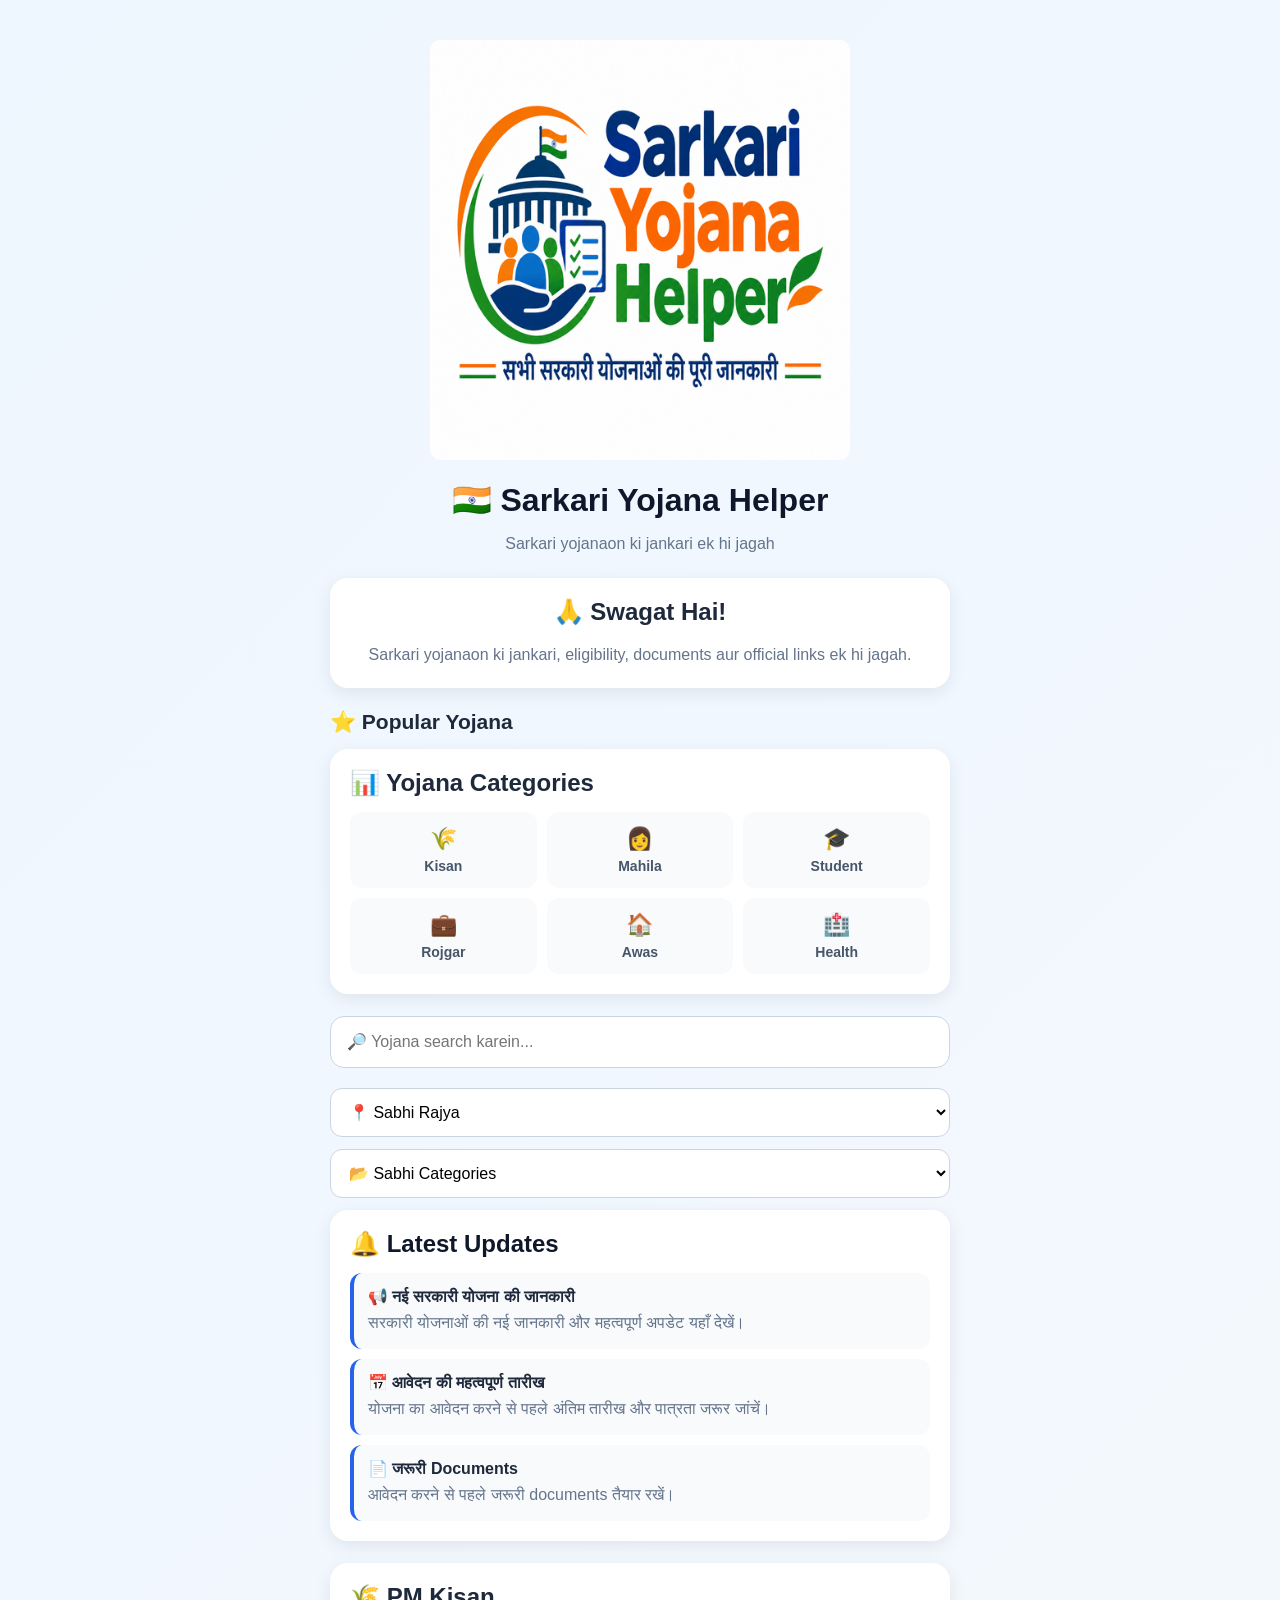
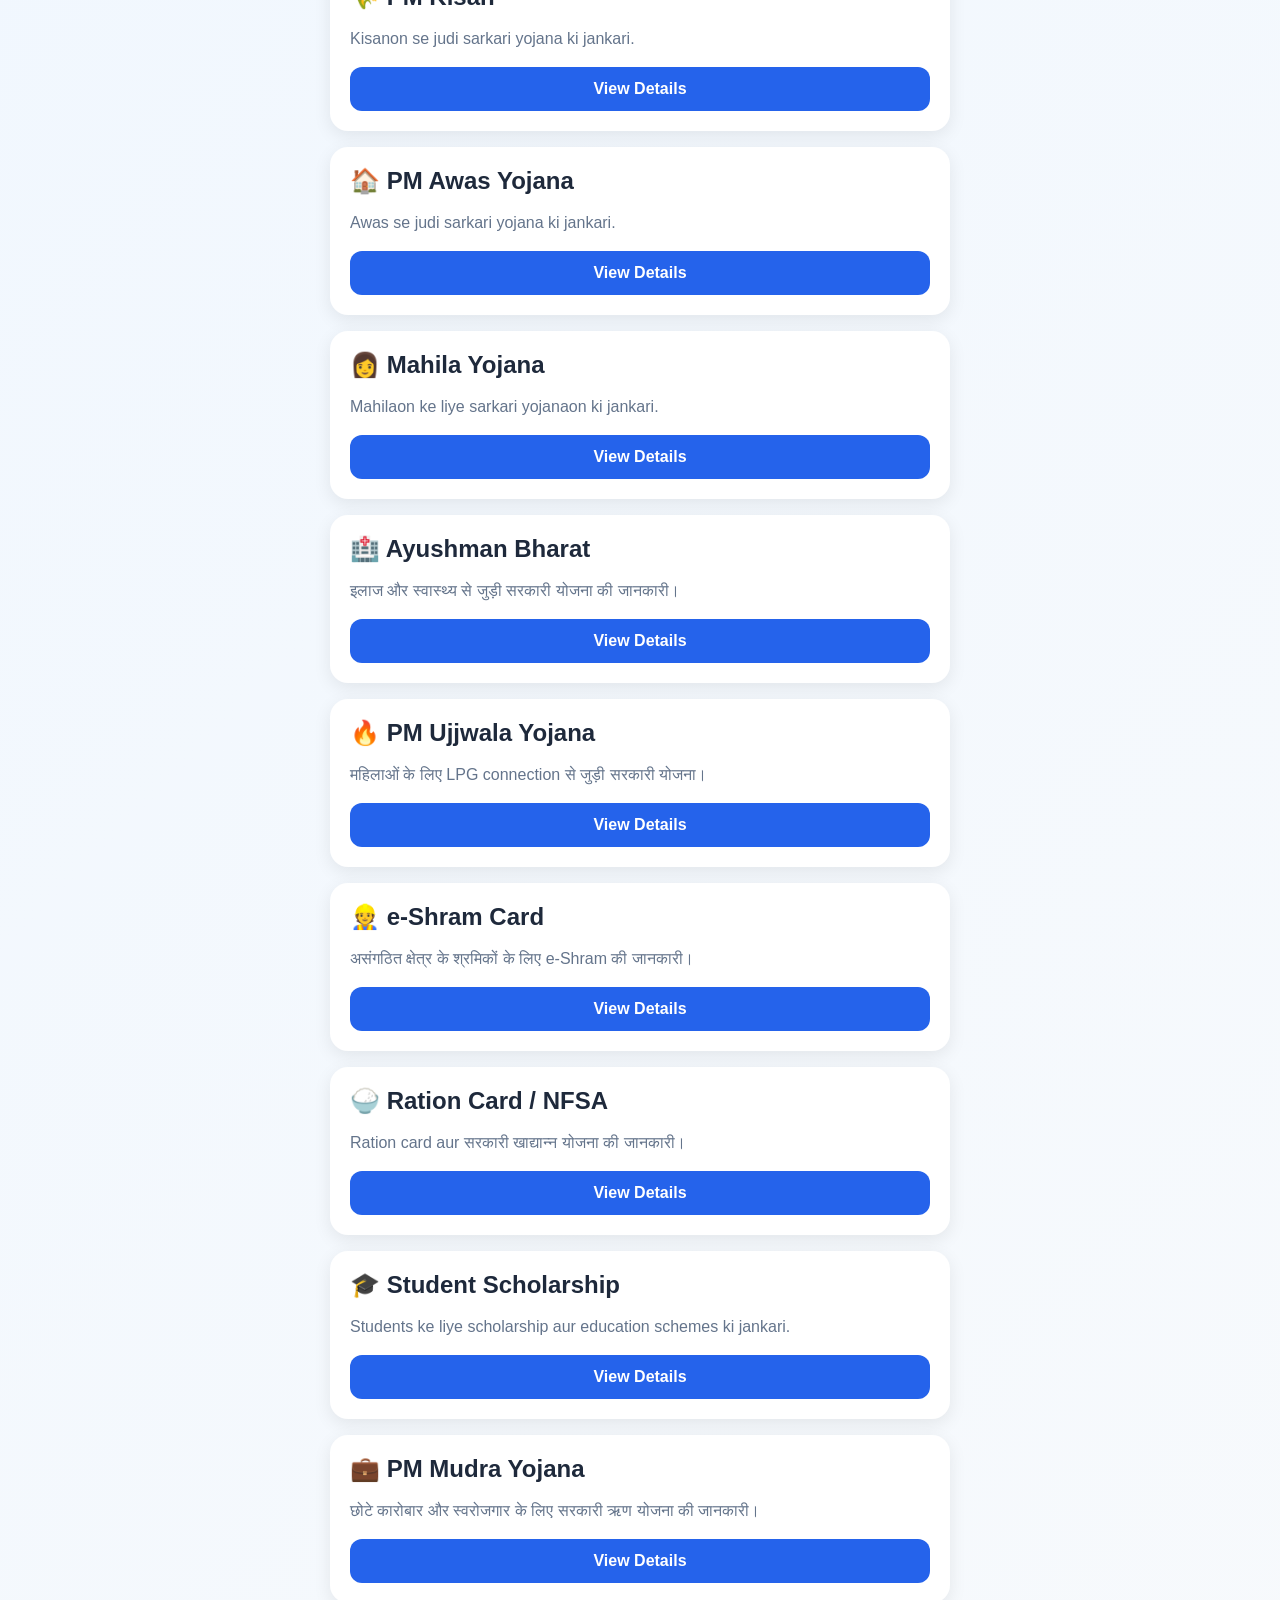
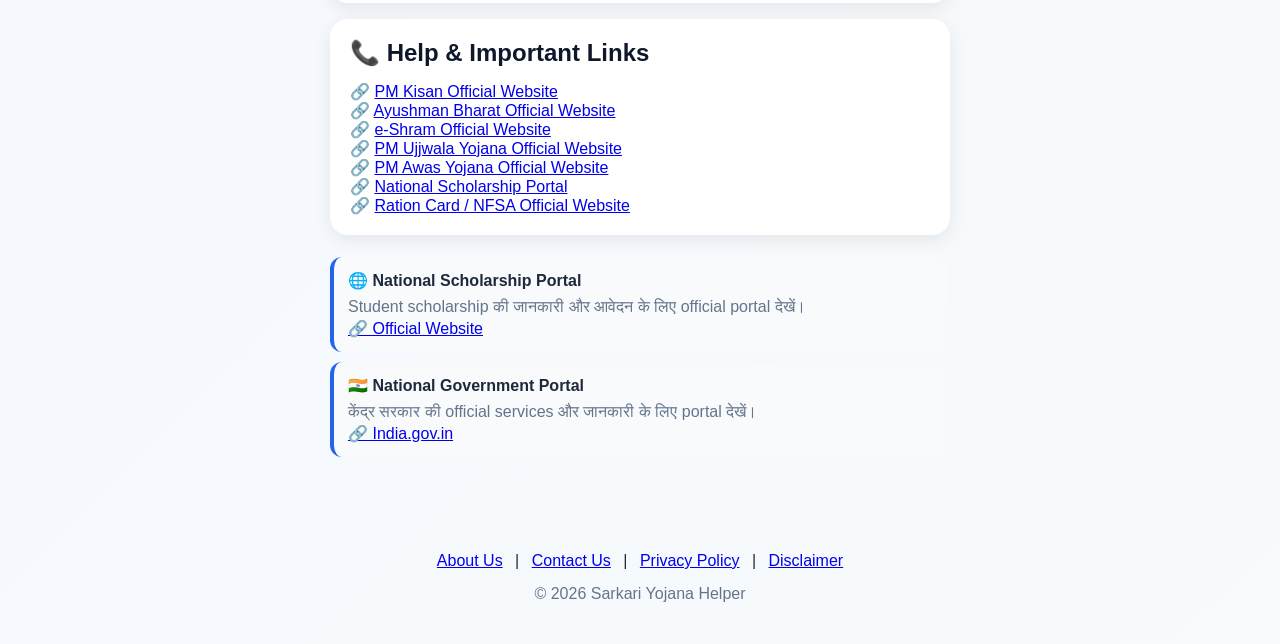
<file: index.html>
<!DOCTYPE html>
<html lang="hi">
 <link rel="icon" type="image/png" href="favicon.png">
<head>
  <meta charset="UTF-8">
  <meta name="viewport" content="width=device-width, initial-scale=1.0">
  <title>Sarkari Yojana Helper</title>
  <link rel="stylesheet" href="style.css">
</head>

<body>

  <div class="container">

    <div class="site-logo">
  <img src="logo.png" alt="Sarkari Yojana Helper Logo">
</div>

<h1>🇮🇳 Sarkari Yojana Helper</h1>

    <p class="subtitle">
      Sarkari yojanaon ki jankari ek hi jagah
    </p>

    <div class="welcome-box">
      <h2>🙏 Swagat Hai!</h2>
      <p>
        Sarkari yojanaon ki jankari, eligibility,
        documents aur official links ek hi jagah.
      </p>
    </div>

    <h2 class="section-title">⭐ Popular Yojana</h2>
<div class="category-box">

  <h2>📊 Yojana Categories</h2>

 <div class="category-grid">

  <div class="category-item" onclick="selectCategory('kisan')">
    🌾
    <span>Kisan</span>
  </div>

  <div class="category-item" onclick="selectCategory('mahila')">
    👩
    <span>Mahila</span>
  </div>

  <div class="category-item" onclick="selectCategory('student')">
    🎓
    <span>Student</span>
  </div>

  <div class="category-item" onclick="selectCategory('rojgar')">
    💼
    <span>Rojgar</span>
  </div>

  <div class="category-item" onclick="selectCategory('awas')">
    🏠
    <span>Awas</span>
  </div>

  <div class="category-item" onclick="selectCategory('health')">
    🏥
    <span>Health</span>
  </div>

 </div>

</div>
    <input
      type="text"
      id="search"
      placeholder="🔎 Yojana search karein..."
    >

    <select id="stateFilter">
      <option value="">📍 Sabhi Rajya</option>
      <option value="uttar-pradesh">Uttar Pradesh</option>
      <option value="bihar">Bihar</option>
      <option value="jharkhand">Jharkhand</option>
      <option value="rajasthan">Rajasthan</option>
      <option value="delhi">Delhi</option>
    </select>

    <select id="categoryFilter">
      <option value="">📂 Sabhi Categories</option>
      <option value="kisan">🌾 Kisan</option>
      <option value="mahila">👩 Mahila</option>
      <option value="student">🎓 Student</option>
      <option value="rojgar">💼 Rojgar</option>
      <option value="awas">🏠 Awas</option>
      <option value="health">🏥 Health</option>
    </select>

    <div class="updates-box">

      <h2>🔔 Latest Updates</h2>

      <div class="update-item" onclick="showUpdate('new')">
  <strong>📢 नई सरकारी योजना की जानकारी</strong>
  <p>सरकारी योजनाओं की नई जानकारी और महत्वपूर्ण अपडेट यहाँ देखें।</p>
      </div>

      <div class="update-item" onclick="showUpdate('date')">
  <strong>📅 आवेदन की महत्वपूर्ण तारीख</strong>
  <p>योजना का आवेदन करने से पहले अंतिम तारीख और पात्रता जरूर जांचें।</p>
      </div>

      <div class="update-item" onclick="showUpdate('documents')">
  <strong>📄 जरूरी Documents</strong>
  <p>आवेदन करने से पहले जरूरी documents तैयार रखें।</p>
      </div>

    </div>

    <div id="yojanaList">

      <div class="card" data-type="kisan" data-state="uttar-pradesh,bihar,jharkhand,rajasthan,delhi">
        <h2>🌾 PM Kisan</h2>
        <p>Kisanon se judi sarkari yojana ki jankari.</p>
        <button onclick="showDetails('pmkisan')">View Details</button>
      </div>

      <div class="card" data-type="awas" data-state="uttar-pradesh,bihar,jharkhand,rajasthan,delhi">
        <h2>🏠 PM Awas Yojana</h2>
        <p>Awas se judi sarkari yojana ki jankari.</p>
        <button onclick="showDetails('awas')">View Details</button>
      </div>

      <div class="card" data-type="mahila" data-state="uttar-pradesh,bihar,jharkhand,rajasthan,delhi">
        <h2>👩 Mahila Yojana</h2>
        <p>Mahilaon ke liye sarkari yojanaon ki jankari.</p>
        <button onclick="showDetails('mahila')">View Details</button>
      </div>

      <div class="card" data-type="health" data-state="uttar-pradesh,bihar,jharkhand,rajasthan,delhi">
        <h2>🏥 Ayushman Bharat</h2>
        <p>इलाज और स्वास्थ्य से जुड़ी सरकारी योजना की जानकारी।</p>
        <button onclick="showDetails('ayushman')">View Details</button>
      </div>

      <div class="card" data-type="mahila" data-state="uttar-pradesh,bihar,jharkhand,rajasthan,delhi">
        <h2>🔥 PM Ujjwala Yojana</h2>
        <p>महिलाओं के लिए LPG connection से जुड़ी सरकारी योजना।</p>
        <button onclick="showDetails('ujjwala')">View Details</button>
      </div>

      <div class="card" data-type="rojgar" data-state="uttar-pradesh,bihar,jharkhand,rajasthan,delhi">
        <h2>👷 e-Shram Card</h2>
        <p>असंगठित क्षेत्र के श्रमिकों के लिए e-Shram की जानकारी।</p>
        <button onclick="showDetails('eshram')">View Details</button>
      </div>

      <div class="card" data-type="rojgar" data-state="uttar-pradesh,bihar,jharkhand,rajasthan,delhi">
        <h2>🍚 Ration Card / NFSA</h2>
        <p>Ration card aur सरकारी खाद्यान्न योजना की जानकारी।</p>
        <button onclick="showDetails('ration')">View Details</button>
      </div>

      <div class="card" data-type="student" data-state="uttar-pradesh,bihar,jharkhand,rajasthan,delhi">
        <h2>🎓 Student Scholarship</h2>
        <p>Students ke liye scholarship aur education schemes ki jankari.</p>
        <button onclick="showDetails('scholarship')">View Details</button>
      </div>
<div class="card" data-type="rojgar" data-state="uttar-pradesh,bihar,jharkhand,rajasthan,delhi">
  <h2>💼 PM Mudra Yojana</h2>
  <p>छोटे कारोबार और स्वरोजगार के लिए सरकारी ऋण योजना की जानकारी।</p>
  <button onclick="showDetails('mudra')">View Details</button>
</div>
    </div>

    <div class="updates-box">
     
  <h2>📞 Help & Important Links</h2>

<div class="help-link">
  🔗 <a href="https://pmkisan.gov.in/" target="_blank" rel="noopener noreferrer">
    PM Kisan Official Website
  </a>
</div>

<div class="help-link">
  🔗 <a href="https://pmjay.gov.in/" target="_blank" rel="noopener noreferrer">
    Ayushman Bharat Official Website
  </a>
</div>

<div class="help-link">
  🔗 <a href="https://eshram.gov.in/" target="_blank" rel="noopener noreferrer">
    e-Shram Official Website
  </a>
</div>
<div class="help-link">
  🔗 <a href="https://www.pmuy.gov.in/" target="_blank" rel="noopener noreferrer">
    PM Ujjwala Yojana Official Website
  </a>
</div>
<div class="help-link">
  🔗 <a href="https://pmaymis.gov.in/" target="_blank" rel="noopener noreferrer">
    PM Awas Yojana Official Website
  </a>
</div>
     <div class="help-link">
  🔗 <a href="https://scholarships.gov.in/" target="_blank" rel="noopener noreferrer">
    National Scholarship Portal
  </a>
     </div>
     <div class="help-link">
  🔗 <a href="https://nfsa.gov.in/" target="_blank" rel="noopener noreferrer">
    Ration Card / NFSA Official Website
  </a>
     </div>
</div>
      <div class="update-item">
        <strong>🌐 National Scholarship Portal</strong>
        <p>Student scholarship की जानकारी और आवेदन के लिए official portal देखें।</p>
        <a href="https://scholarships.gov.in/" target="_blank">
          🔗 Official Website
        </a>
      </div>

      <div class="update-item">
        <strong>🇮🇳 National Government Portal</strong>
        <p>केंद्र सरकार की official services और जानकारी के लिए portal देखें।</p>
        <a href="https://www.india.gov.in/" target="_blank">
          🔗 India.gov.in
        </a>
      </div>

    </div>

    <div id="details" class="details" style="display:none;">

      <button onclick="closeDetails()">⬅️ Back</button>

      <h2 id="detailsTitle"></h2>

<div class="details-box">
  <strong>💰 योजना का लाभ</strong>
  <p id="detailsText"></p>
</div>

      <h3>Eligibility</h3>
<div class="details-box">
  <p id="eligibility"></p>
</div>

<h3>📄 Required Documents</h3>
<div class="details-box">
  <p id="documents"></p>
</div>

<h3>📝 How to Apply</h3>

<div class="details-box">
  <p id="apply"></p>

  <button onclick="addWhatsAppShare()" class="apply-btn">
    🟢 WhatsApp पर Share
  </button>
</div>

    </div>

  </div>

  <script src="app.js"></script>
<footer style="text-align:center; padding:25px 10px; margin-top:30px;">
  <a href="about.html" style="margin:8px;">About Us</a>
  |
  <a href="contact.html" style="margin:8px;">Contact Us</a>
  |
  <a href="privacy.html" style="margin:8px;">Privacy Policy</a>
  |
  <a href="disclaimer.html" style="margin:8px;">Disclaimer</a>

  <p style="color:#64748b; margin-top:15px;">
    © 2026 Sarkari Yojana Helper
  </p>
</footer>
</body>
</html>
</file>
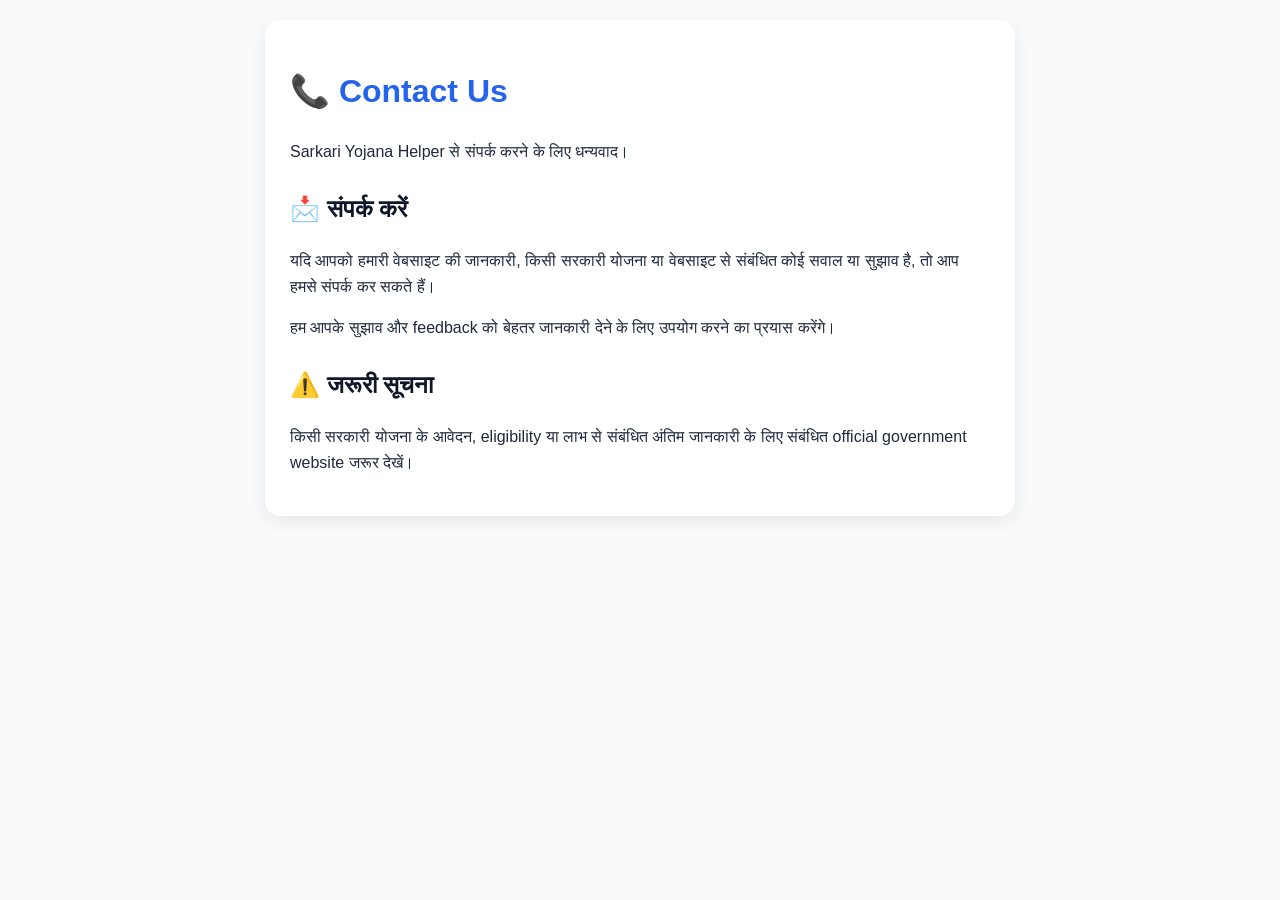
<file: contact.html>
<!DOCTYPE html>
<html lang="hi">
<head>
  <meta charset="UTF-8">
  <meta name="viewport" content="width=device-width, initial-scale=1.0">

  <title>Contact Us - Sarkari Yojana Helper</title>

  <style>
    body {
      font-family: Arial, sans-serif;
      background: #f8fafc;
      color: #1e293b;
      margin: 0;
      padding: 20px;
      line-height: 1.6;
    }

    .container {
      max-width: 700px;
      margin: auto;
      background: white;
      padding: 25px;
      border-radius: 15px;
      box-shadow: 0 5px 18px rgba(0,0,0,0.08);
    }

    h1 {
      color: #2563eb;
    }

    h2 {
      color: #0f172a;
      margin-top: 25px;
    }
  </style>
</head>

<body>

  <div class="container">

    <h1>📞 Contact Us</h1>

    <p>
      Sarkari Yojana Helper से संपर्क करने के लिए धन्यवाद।
    </p>

    <h2>📩 संपर्क करें</h2>

    <p>
      यदि आपको हमारी वेबसाइट की जानकारी, किसी सरकारी योजना
      या वेबसाइट से संबंधित कोई सवाल या सुझाव है, तो आप
      हमसे संपर्क कर सकते हैं।
    </p>

    <p>
      हम आपके सुझाव और feedback को बेहतर जानकारी देने के
      लिए उपयोग करने का प्रयास करेंगे।
    </p>

    <h2>⚠️ जरूरी सूचना</h2>

    <p>
      किसी सरकारी योजना के आवेदन, eligibility या लाभ से
      संबंधित अंतिम जानकारी के लिए संबंधित official
      government website जरूर देखें।
    </p>

  </div>

</body>
</html>
</file>
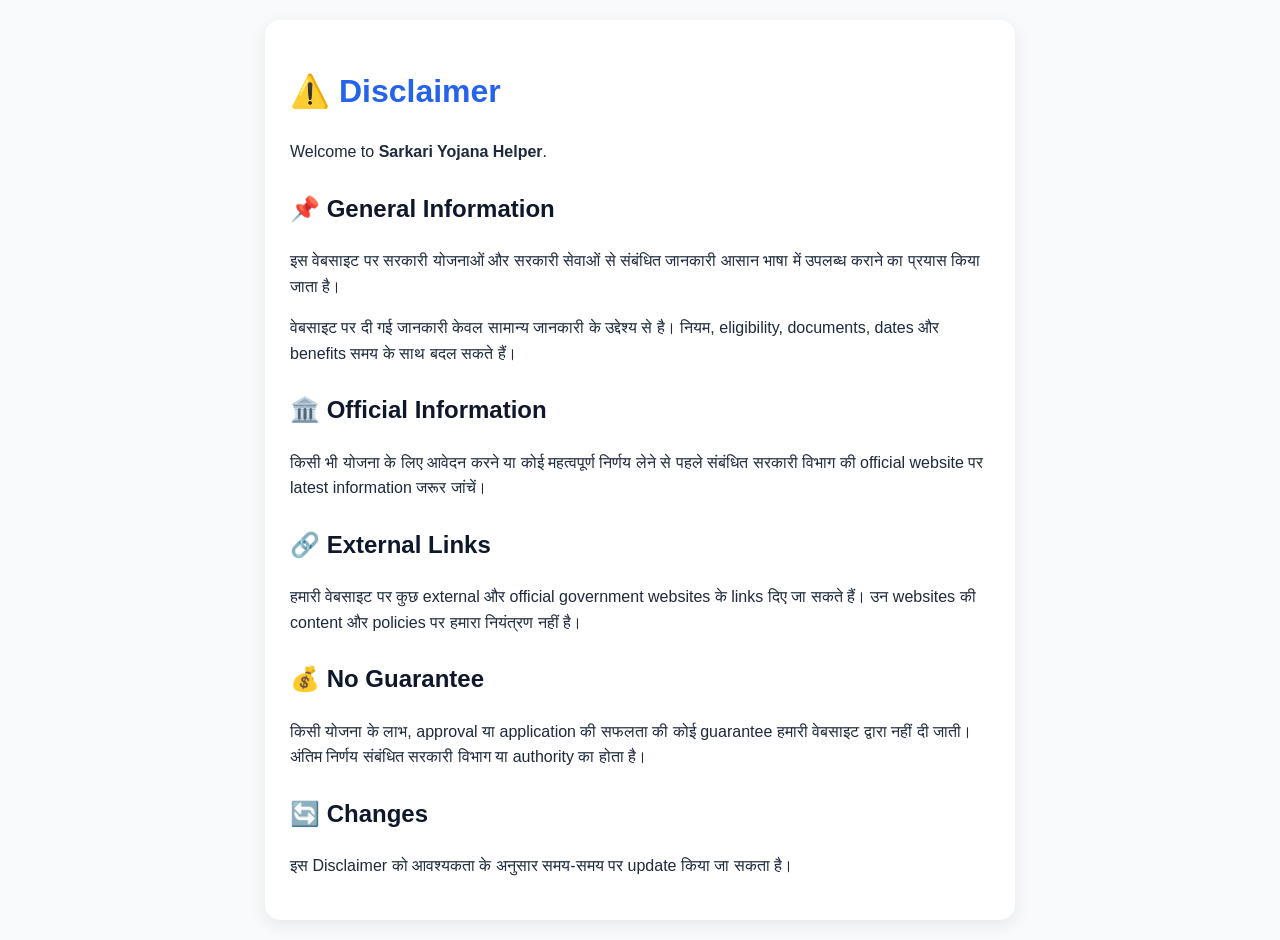
<file: disclaimer.html>
<!DOCTYPE html>
<html lang="hi">
<head>
  <meta charset="UTF-8">
  <meta name="viewport" content="width=device-width, initial-scale=1.0">

  <title>Disclaimer - Sarkari Yojana Helper</title>

  <style>
    body {
      font-family: Arial, sans-serif;
      background: #f8fafc;
      color: #1e293b;
      margin: 0;
      padding: 20px;
      line-height: 1.6;
    }

    .container {
      max-width: 700px;
      margin: auto;
      background: white;
      padding: 25px;
      border-radius: 15px;
      box-shadow: 0 5px 18px rgba(0,0,0,0.08);
    }

    h1 {
      color: #2563eb;
    }

    h2 {
      color: #0f172a;
      margin-top: 25px;
    }
  </style>
</head>

<body>

  <div class="container">

    <h1>⚠️ Disclaimer</h1>

    <p>
      Welcome to <strong>Sarkari Yojana Helper</strong>.
    </p>

    <h2>📌 General Information</h2>

    <p>
      इस वेबसाइट पर सरकारी योजनाओं और सरकारी सेवाओं से
      संबंधित जानकारी आसान भाषा में उपलब्ध कराने का प्रयास
      किया जाता है।
    </p>

    <p>
      वेबसाइट पर दी गई जानकारी केवल सामान्य जानकारी के
      उद्देश्य से है। नियम, eligibility, documents, dates
      और benefits समय के साथ बदल सकते हैं।
    </p>

    <h2>🏛️ Official Information</h2>

    <p>
      किसी भी योजना के लिए आवेदन करने या कोई महत्वपूर्ण
      निर्णय लेने से पहले संबंधित सरकारी विभाग की
      official website पर latest information जरूर जांचें।
    </p>

    <h2>🔗 External Links</h2>

    <p>
      हमारी वेबसाइट पर कुछ external और official government
      websites के links दिए जा सकते हैं। उन websites की
      content और policies पर हमारा नियंत्रण नहीं है।
    </p>

    <h2>💰 No Guarantee</h2>

    <p>
      किसी योजना के लाभ, approval या application की सफलता
      की कोई guarantee हमारी वेबसाइट द्वारा नहीं दी जाती।
      अंतिम निर्णय संबंधित सरकारी विभाग या authority का होता है।
    </p>

    <h2>🔄 Changes</h2>

    <p>
      इस Disclaimer को आवश्यकता के अनुसार समय-समय पर
      update किया जा सकता है।
    </p>

  </div>

</body>
</html>
</file>
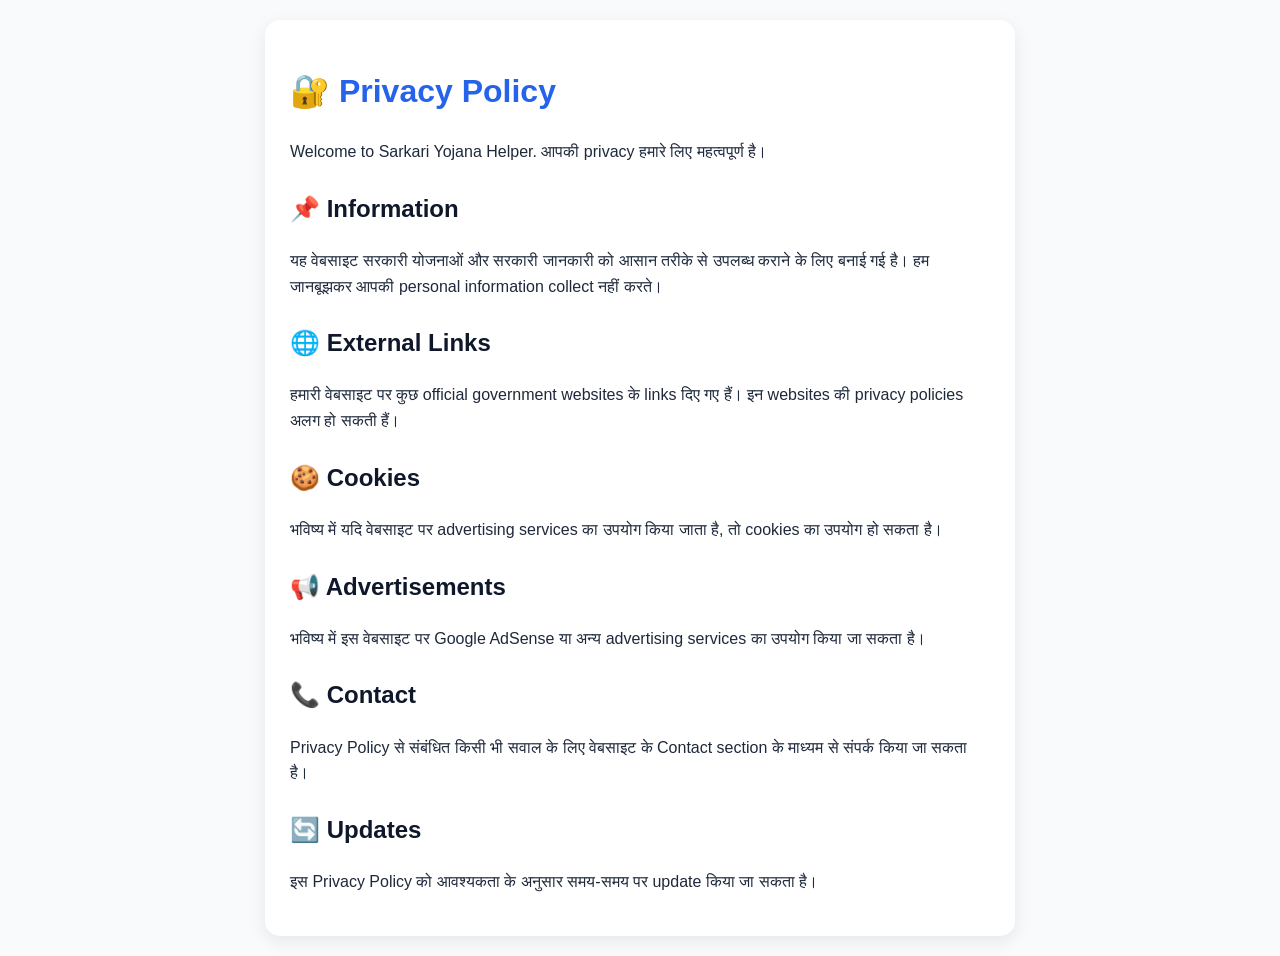
<file: privacy.html>
<!DOCTYPE html>
<html lang="hi">
<head>
  <meta charset="UTF-8">
  <meta name="viewport" content="width=device-width, initial-scale=1.0">
  <title>Privacy Policy - Sarkari Yojana Helper</title>

  <style>
    body {
      font-family: Arial, sans-serif;
      background: #f8fafc;
      color: #1e293b;
      margin: 0;
      padding: 20px;
      line-height: 1.6;
    }

    .container {
      max-width: 700px;
      margin: auto;
      background: white;
      padding: 25px;
      border-radius: 15px;
      box-shadow: 0 5px 18px rgba(0,0,0,0.08);
    }

    h1 {
      color: #2563eb;
    }

    h2 {
      color: #0f172a;
      margin-top: 25px;
    }
  </style>
</head>

<body>

  <div class="container">

    <h1>🔐 Privacy Policy</h1>

    <p>
      Welcome to Sarkari Yojana Helper. आपकी privacy हमारे लिए महत्वपूर्ण है।
    </p>

    <h2>📌 Information</h2>

    <p>
      यह वेबसाइट सरकारी योजनाओं और सरकारी जानकारी को आसान तरीके से उपलब्ध कराने के लिए बनाई गई है।
      हम जानबूझकर आपकी personal information collect नहीं करते।
    </p>

    <h2>🌐 External Links</h2>

    <p>
      हमारी वेबसाइट पर कुछ official government websites के links दिए गए हैं।
      इन websites की privacy policies अलग हो सकती हैं।
    </p>

    <h2>🍪 Cookies</h2>

    <p>
      भविष्य में यदि वेबसाइट पर advertising services का उपयोग किया जाता है,
      तो cookies का उपयोग हो सकता है।
    </p>

    <h2>📢 Advertisements</h2>

    <p>
      भविष्य में इस वेबसाइट पर Google AdSense या अन्य advertising services
      का उपयोग किया जा सकता है।
    </p>

    <h2>📞 Contact</h2>

    <p>
      Privacy Policy से संबंधित किसी भी सवाल के लिए वेबसाइट के Contact section
      के माध्यम से संपर्क किया जा सकता है।
    </p>

    <h2>🔄 Updates</h2>

    <p>
      इस Privacy Policy को आवश्यकता के अनुसार समय-समय पर update किया जा सकता है।
    </p>

  </div>

</body>
</html>
</file>
<file: style.css>
* {
  box-sizing: border-box;
}

body {
  margin: 0;
  font-family: Arial, sans-serif;
  background: linear-gradient(135deg, #eef6ff, #f8fafc);
  color: #1e293b;
}

.container {
  width: 100%;
  max-width: 650px;
  margin: auto;
  padding: 25px 15px 40px;
}

h1 {
  text-align: center;
  margin-bottom: 8px;
  color: #0f172a;
}

.subtitle {
  text-align: center;
  color: #64748b;
  margin-bottom: 25px;
}

#search {
  width: 100%;
  padding: 16px;
  border: 1px solid #cbd5e1;
  border-radius: 14px;
  font-size: 16px;
  outline: none;
  margin-bottom: 20px;
  background: white;
}

#search:focus {
  border-color: #2563eb;
}

.card {
  background: white;
  padding: 20px;
  margin-bottom: 16px;
  border-radius: 18px;
  box-shadow: 0 5px 18px rgba(0, 0, 0, 0.08);
}

.card h2 {
  margin-top: 0;
  margin-bottom: 10px;
}

.card p {
  color: #64748b;
  line-height: 1.5;
}

.card button,
.details button {
  width: 100%;
  padding: 13px;
  border: none;
  border-radius: 12px;
  background: #2563eb;
  color: white;
  font-size: 16px;
  cursor: pointer;
  font-weight: bold;
}

.card button:hover,
.details button:hover {
  background: #1d4ed8;
}

.details {
  background: white;
  padding: 22px;
  border-radius: 18px;
  box-shadow: 0 5px 18px rgba(0, 0, 0, 0.08);
}

.details h2 {
  margin-top: 22px;
}

.details h3 {
  margin-top: 22px;
  color: #2563eb;
}

.details p {
  line-height: 1.6;
  color: #475569;
}

@media (max-width: 480px) {
  .container {
    padding: 20px 12px 30px;
  }

  h1 {
    font-size: 25px;
  }
}
#stateFilter,
#categoryFilter {
  width: 100%;
  padding: 14px;
  margin-bottom: 12px;
  border: 1px solid #cbd5e1;
  border-radius: 12px;
  background: white;
  font-size: 16px;
  outline: none;
}

#stateFilter:focus,
#categoryFilter:focus {
  border-color: #2563eb;
}
.welcome-box {
  background: white;
  padding: 20px;
  margin-bottom: 22px;
  border-radius: 18px;
  box-shadow: 0 5px 18px rgba(0, 0, 0, 0.08);
  text-align: center;
}

.welcome-box h2 {
  margin-top: 0;
  margin-bottom: 8px;
}

.welcome-box p {
  margin-bottom: 0;
  color: #64748b;
  line-height: 1.6;
}

.section-title {
  margin: 20px 0 15px;
  font-size: 21px;
}
.updates-box {
  background: white;
  padding: 20px;
  margin-bottom: 22px;
  border-radius: 18px;
  box-shadow: 0 5px 18px rgba(0, 0, 0, 0.08);
}

.updates-box h2 {
  margin-top: 0;
  margin-bottom: 15px;
  color: #0f172a;
}

.update-item {
  background: #f8fafc;
  padding: 14px;
  margin-bottom: 10px;
  border-radius: 12px;
  border-left: 4px solid #2563eb;
}

.update-item:last-child {
  margin-bottom: 0;
}

.update-item strong {
  display: block;
  margin-bottom: 5px;
}

.update-item p {
  margin: 0;
  color: #64748b;
  line-height: 1.5;
}
.details h3 {
  background: #f1f5f9;
  padding: 10px 12px;
  border-radius: 10px;
  margin-top: 20px;
}

.details a {
  color: #2563eb;
  text-decoration: none;
}

.details a:hover {
  text-decoration: underline;
}
.category-box {
  background: white;
  padding: 20px;
  margin-bottom: 22px;
  border-radius: 18px;
  box-shadow: 0 5px 18px rgba(0, 0, 0, 0.08);
}

.category-box h2 {
  margin-top: 0;
  margin-bottom: 15px;
}

.category-grid {
  display: grid;
  grid-template-columns: repeat(3, 1fr);
  gap: 10px;
}

.category-item {
  background: #f8fafc;
  padding: 14px 8px;
  border-radius: 12px;
  text-align: center;
  font-size: 22px;
  font-weight: bold;
}

.category-item span {
  display: block;
  margin-top: 6px;
  font-size: 14px;
  color: #475569;
}

@media (max-width: 480px) {
  .category-grid {
    grid-template-columns: repeat(2, 1fr);
  }
}
.details-box {
  background: #f8fafc;
  padding: 15px;
  margin-top: 12px;
  border-radius: 12px;
  border-left: 4px solid #2563eb;
}
.details-box strong {
  color: #0f172a;
  font-size: 17px;
}

.details-box p {
  margin: 0;
  line-height: 1.6;
}
.details-box strong {
  display: block;
  margin-bottom: 6px;
  font-size: 16px;
}

.details-box p {
  margin: 0;
  color: #475569;
  line-height: 1.5;
}
.apply-btn {
  display: inline-block;
  margin-top: 15px;
  padding: 12px 20px;
  background: #16a34a;
  color: white !important;
  text-decoration: none !important;
  border-radius: 10px;
  font-weight: bold;
  text-align: center;
}

.apply-btn:hover {
  background: #15803d;
}
.site-logo {
  text-align: center;
  margin: 15px auto;
}

.site-logo img {
  display: block;
  width: 100%;
  max-width: 420px;
  height: auto;
  margin: 0 auto;
  border-radius: 10px;
}
</file>
